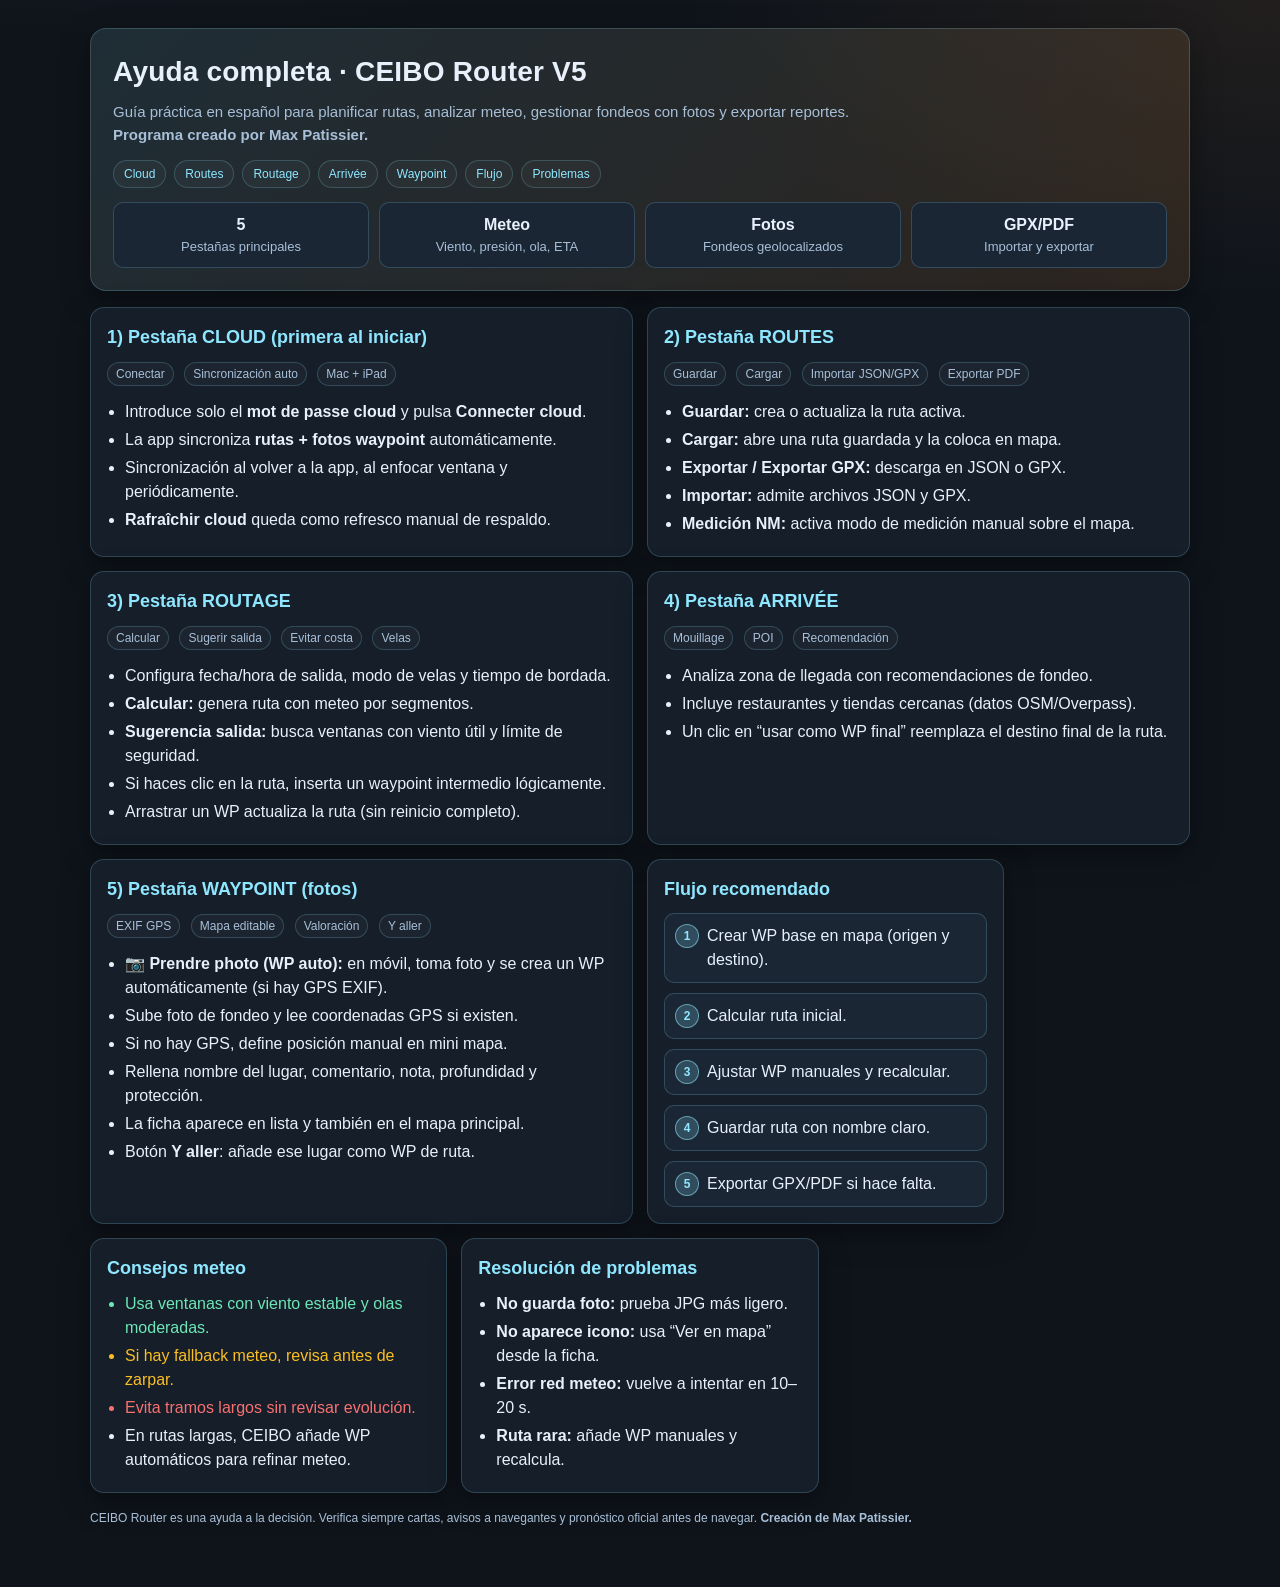
<file: help.html>
<!DOCTYPE html>
<html lang="es">
<head>
  <meta charset="utf-8" />
  <meta name="viewport" content="width=device-width, initial-scale=1" />
  <title>CEIBO Router · Ayuda</title>
  <link rel="icon" type="image/jpeg" href="ceibo-favicon.jpg">
  <style>
    :root {
      --bg: #0f141b;
      --panel: #151e29;
      --panel-soft: #1a2634;
      --text: #e8f1fb;
      --muted: #a8bfd8;
      --accent: #8fe7ff;
      --accent-2: #ff9a3a;
      --ok: #6ee7b7;
      --warn: #fbbf24;
      --danger: #f87171;
      --border: rgba(143, 231, 255, 0.2);
      --shadow: 0 10px 30px rgba(0, 0, 0, 0.35);
    }

    * { box-sizing: border-box; }

    body {
      margin: 0;
      font-family: "Segoe UI", Roboto, Arial, sans-serif;
      color: var(--text);
      background:
        radial-gradient(1200px 600px at 10% -20%, rgba(143, 231, 255, 0.08), transparent 60%),
        radial-gradient(1000px 500px at 100% 0%, rgba(255, 154, 58, 0.08), transparent 60%),
        var(--bg);
      line-height: 1.5;
    }

    .wrap {
      width: min(1100px, 92vw);
      margin: 28px auto 60px;
    }

    .hero {
      background: linear-gradient(135deg, rgba(143, 231, 255, 0.12), rgba(255, 154, 58, 0.12));
      border: 1px solid var(--border);
      border-radius: 16px;
      padding: 22px;
      box-shadow: var(--shadow);
    }

    h1 {
      margin: 0 0 8px;
      font-size: 28px;
      letter-spacing: 0.2px;
    }

    .subtitle {
      margin: 0;
      color: var(--muted);
      font-size: 15px;
    }

    .toc {
      margin-top: 14px;
      display: flex;
      flex-wrap: wrap;
      gap: 8px;
    }

    .toc a {
      text-decoration: none;
      color: var(--accent);
      border: 1px solid var(--border);
      background: rgba(255, 255, 255, 0.03);
      border-radius: 999px;
      padding: 4px 10px;
      font-size: 12px;
    }

    .toc a:hover {
      border-color: rgba(143, 231, 255, 0.55);
      background: rgba(143, 231, 255, 0.08);
    }

    .grid {
      margin-top: 16px;
      display: grid;
      grid-template-columns: repeat(12, 1fr);
      gap: 14px;
    }

    .card {
      grid-column: span 12;
      background: var(--panel);
      border: 1px solid var(--border);
      border-radius: 14px;
      padding: 16px;
      box-shadow: var(--shadow);
    }

    .card.half { grid-column: span 6; }
    .card.third { grid-column: span 4; }

    h2 {
      margin: 0 0 10px;
      font-size: 18px;
      color: var(--accent);
    }

    h3 {
      margin: 14px 0 8px;
      font-size: 15px;
      color: #d7ecff;
    }

    ul {
      margin: 8px 0 0 18px;
      padding: 0;
    }

    li { margin: 4px 0; }

    .kpi {
      display: grid;
      grid-template-columns: repeat(4, minmax(0, 1fr));
      gap: 10px;
      margin-top: 14px;
    }

    .pill {
      background: var(--panel-soft);
      border: 1px solid var(--border);
      border-radius: 10px;
      padding: 10px;
      text-align: center;
      font-size: 13px;
      color: var(--muted);
    }

    .pill strong {
      display: block;
      color: var(--text);
      font-size: 16px;
    }

    .tag {
      display: inline-block;
      border-radius: 999px;
      padding: 2px 8px;
      font-size: 12px;
      border: 1px solid var(--border);
      background: rgba(255, 255, 255, 0.03);
      color: var(--muted);
      margin-right: 6px;
      margin-bottom: 6px;
    }

    .ok { color: var(--ok); }
    .warn { color: var(--warn); }
    .danger { color: var(--danger); }

    .steps {
      counter-reset: s;
      list-style: none;
      margin: 0;
      padding: 0;
      display: grid;
      gap: 10px;
    }

    .steps li {
      counter-increment: s;
      background: var(--panel-soft);
      border: 1px solid var(--border);
      border-radius: 10px;
      padding: 10px 12px 10px 42px;
      position: relative;
      margin: 0;
    }

    .steps li::before {
      content: counter(s);
      position: absolute;
      left: 10px;
      top: 10px;
      width: 22px;
      height: 22px;
      border-radius: 999px;
      background: rgba(143, 231, 255, 0.2);
      border: 1px solid rgba(143, 231, 255, 0.55);
      display: grid;
      place-items: center;
      font-size: 12px;
      color: var(--accent);
      font-weight: 700;
    }

    .footer-note {
      margin-top: 16px;
      color: var(--muted);
      font-size: 12px;
    }

    @media (max-width: 980px) {
      .card.half, .card.third { grid-column: span 12; }
      .kpi { grid-template-columns: repeat(2, minmax(0, 1fr)); }
    }
  </style>
</head>
<body>
  <main class="wrap">
    <section class="hero">
      <h1>Ayuda completa · CEIBO Router V5</h1>
      <p class="subtitle">Guía práctica en español para planificar rutas, analizar meteo, gestionar fondeos con fotos y exportar reportes.</p>
      <p class="subtitle"><strong>Programa creado por Max Patissier.</strong></p>
      <nav class="toc" aria-label="Índice rápido">
        <a href="#cloud">Cloud</a>
        <a href="#routes">Routes</a>
        <a href="#routage">Routage</a>
        <a href="#arrivee">Arrivée</a>
        <a href="#waypoint">Waypoint</a>
        <a href="#flujo">Flujo</a>
        <a href="#problemas">Problemas</a>
      </nav>
      <div class="kpi">
        <div class="pill"><strong>5</strong>Pestañas principales</div>
        <div class="pill"><strong>Meteo</strong>Viento, presión, ola, ETA</div>
        <div class="pill"><strong>Fotos</strong>Fondeos geolocalizados</div>
        <div class="pill"><strong>GPX/PDF</strong>Importar y exportar</div>
      </div>
    </section>

    <section class="grid">
      <article class="card half" id="cloud">
        <h2>1) Pestaña CLOUD (primera al iniciar)</h2>
        <span class="tag">Conectar</span>
        <span class="tag">Sincronización auto</span>
        <span class="tag">Mac + iPad</span>
        <ul>
          <li>Introduce solo el <strong>mot de passe cloud</strong> y pulsa <strong>Connecter cloud</strong>.</li>
          <li>La app sincroniza <strong>rutas + fotos waypoint</strong> automáticamente.</li>
          <li>Sincronización al volver a la app, al enfocar ventana y periódicamente.</li>
          <li><strong>Rafraîchir cloud</strong> queda como refresco manual de respaldo.</li>
        </ul>
      </article>

      <article class="card half" id="routes">
        <h2>2) Pestaña ROUTES</h2>
        <span class="tag">Guardar</span>
        <span class="tag">Cargar</span>
        <span class="tag">Importar JSON/GPX</span>
        <span class="tag">Exportar PDF</span>
        <ul>
          <li><strong>Guardar:</strong> crea o actualiza la ruta activa.</li>
          <li><strong>Cargar:</strong> abre una ruta guardada y la coloca en mapa.</li>
          <li><strong>Exportar / Exportar GPX:</strong> descarga en JSON o GPX.</li>
          <li><strong>Importar:</strong> admite archivos JSON y GPX.</li>
          <li><strong>Medición NM:</strong> activa modo de medición manual sobre el mapa.</li>
        </ul>
      </article>

      <article class="card half" id="routage">
        <h2>3) Pestaña ROUTAGE</h2>
        <span class="tag">Calcular</span>
        <span class="tag">Sugerir salida</span>
        <span class="tag">Evitar costa</span>
        <span class="tag">Velas</span>
        <ul>
          <li>Configura fecha/hora de salida, modo de velas y tiempo de bordada.</li>
          <li><strong>Calcular:</strong> genera ruta con meteo por segmentos.</li>
          <li><strong>Sugerencia salida:</strong> busca ventanas con viento útil y límite de seguridad.</li>
          <li>Si haces clic en la ruta, inserta un waypoint intermedio lógicamente.</li>
          <li>Arrastrar un WP actualiza la ruta (sin reinicio completo).</li>
        </ul>
      </article>

      <article class="card half" id="arrivee">
        <h2>4) Pestaña ARRIVÉE</h2>
        <span class="tag">Mouillage</span>
        <span class="tag">POI</span>
        <span class="tag">Recomendación</span>
        <ul>
          <li>Analiza zona de llegada con recomendaciones de fondeo.</li>
          <li>Incluye restaurantes y tiendas cercanas (datos OSM/Overpass).</li>
          <li>Un clic en “usar como WP final” reemplaza el destino final de la ruta.</li>
        </ul>
      </article>

      <article class="card half" id="waypoint">
        <h2>5) Pestaña WAYPOINT (fotos)</h2>
        <span class="tag">EXIF GPS</span>
        <span class="tag">Mapa editable</span>
        <span class="tag">Valoración</span>
        <span class="tag">Y aller</span>
        <ul>
          <li><strong>📷 Prendre photo (WP auto):</strong> en móvil, toma foto y se crea un WP automáticamente (si hay GPS EXIF).</li>
          <li>Sube foto de fondeo y lee coordenadas GPS si existen.</li>
          <li>Si no hay GPS, define posición manual en mini mapa.</li>
          <li>Rellena nombre del lugar, comentario, nota, profundidad y protección.</li>
          <li>La ficha aparece en lista y también en el mapa principal.</li>
          <li>Botón <strong>Y aller</strong>: añade ese lugar como WP de ruta.</li>
        </ul>
      </article>

      <article class="card third" id="flujo">
        <h2>Flujo recomendado</h2>
        <ol class="steps">
          <li>Crear WP base en mapa (origen y destino).</li>
          <li>Calcular ruta inicial.</li>
          <li>Ajustar WP manuales y recalcular.</li>
          <li>Guardar ruta con nombre claro.</li>
          <li>Exportar GPX/PDF si hace falta.</li>
        </ol>
      </article>

      <article class="card third">
        <h2>Consejos meteo</h2>
        <ul>
          <li class="ok">Usa ventanas con viento estable y olas moderadas.</li>
          <li class="warn">Si hay fallback meteo, revisa antes de zarpar.</li>
          <li class="danger">Evita tramos largos sin revisar evolución.</li>
          <li>En rutas largas, CEIBO añade WP automáticos para refinar meteo.</li>
        </ul>
      </article>

      <article class="card third" id="problemas">
        <h2>Resolución de problemas</h2>
        <ul>
          <li><strong>No guarda foto:</strong> prueba JPG más ligero.</li>
          <li><strong>No aparece icono:</strong> usa “Ver en mapa” desde la ficha.</li>
          <li><strong>Error red meteo:</strong> vuelve a intentar en 10–20 s.</li>
          <li><strong>Ruta rara:</strong> añade WP manuales y recalcula.</li>
        </ul>
      </article>
    </section>

    <p class="footer-note">
      CEIBO Router es una ayuda a la decisión. Verifica siempre cartas, avisos a navegantes y pronóstico oficial antes de navegar. <strong>Creación de Max Patissier.</strong>
    </p>
  </main>
</body>
</html>
</file>
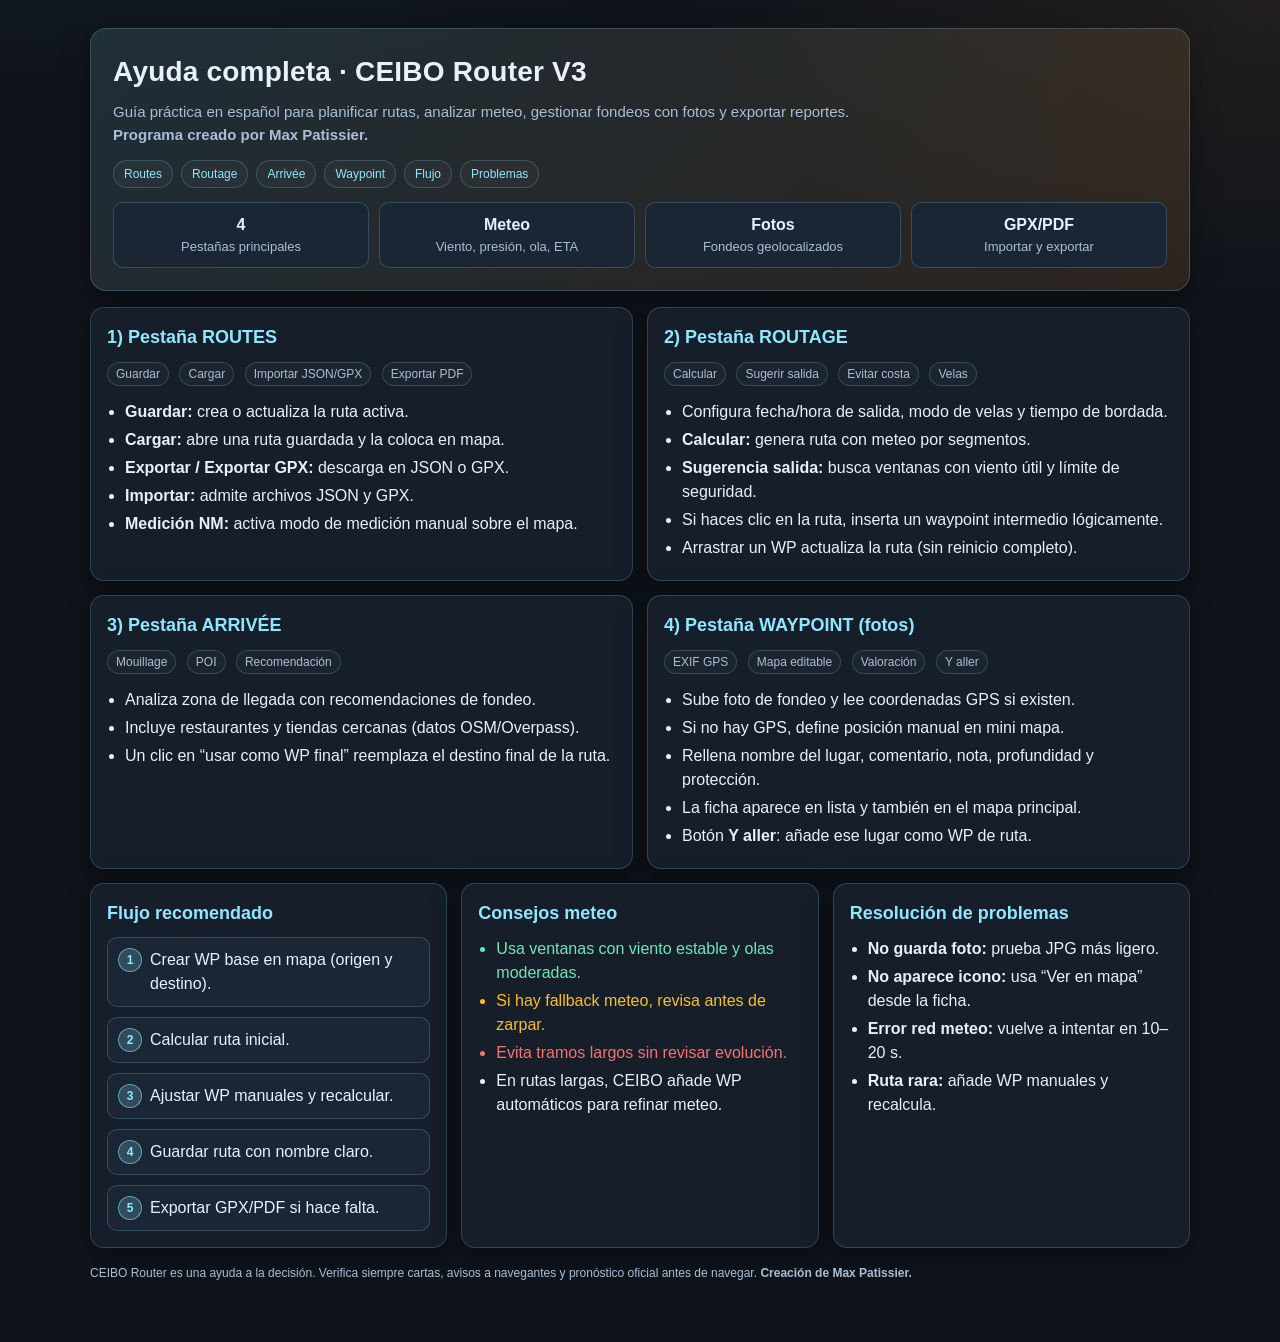
<file: BK5 sauvegarde-2026-03-04-181629/help.html>
<!DOCTYPE html>
<html lang="es">
<head>
  <meta charset="utf-8" />
  <meta name="viewport" content="width=device-width, initial-scale=1" />
  <title>CEIBO Router · Ayuda</title>
  <link rel="icon" type="image/jpeg" href="ceibo-favicon.jpg">
  <style>
    :root {
      --bg: #0f141b;
      --panel: #151e29;
      --panel-soft: #1a2634;
      --text: #e8f1fb;
      --muted: #a8bfd8;
      --accent: #8fe7ff;
      --accent-2: #ff9a3a;
      --ok: #6ee7b7;
      --warn: #fbbf24;
      --danger: #f87171;
      --border: rgba(143, 231, 255, 0.2);
      --shadow: 0 10px 30px rgba(0, 0, 0, 0.35);
    }

    * { box-sizing: border-box; }

    body {
      margin: 0;
      font-family: "Segoe UI", Roboto, Arial, sans-serif;
      color: var(--text);
      background:
        radial-gradient(1200px 600px at 10% -20%, rgba(143, 231, 255, 0.08), transparent 60%),
        radial-gradient(1000px 500px at 100% 0%, rgba(255, 154, 58, 0.08), transparent 60%),
        var(--bg);
      line-height: 1.5;
    }

    .wrap {
      width: min(1100px, 92vw);
      margin: 28px auto 60px;
    }

    .hero {
      background: linear-gradient(135deg, rgba(143, 231, 255, 0.12), rgba(255, 154, 58, 0.12));
      border: 1px solid var(--border);
      border-radius: 16px;
      padding: 22px;
      box-shadow: var(--shadow);
    }

    h1 {
      margin: 0 0 8px;
      font-size: 28px;
      letter-spacing: 0.2px;
    }

    .subtitle {
      margin: 0;
      color: var(--muted);
      font-size: 15px;
    }

    .toc {
      margin-top: 14px;
      display: flex;
      flex-wrap: wrap;
      gap: 8px;
    }

    .toc a {
      text-decoration: none;
      color: var(--accent);
      border: 1px solid var(--border);
      background: rgba(255, 255, 255, 0.03);
      border-radius: 999px;
      padding: 4px 10px;
      font-size: 12px;
    }

    .toc a:hover {
      border-color: rgba(143, 231, 255, 0.55);
      background: rgba(143, 231, 255, 0.08);
    }

    .grid {
      margin-top: 16px;
      display: grid;
      grid-template-columns: repeat(12, 1fr);
      gap: 14px;
    }

    .card {
      grid-column: span 12;
      background: var(--panel);
      border: 1px solid var(--border);
      border-radius: 14px;
      padding: 16px;
      box-shadow: var(--shadow);
    }

    .card.half { grid-column: span 6; }
    .card.third { grid-column: span 4; }

    h2 {
      margin: 0 0 10px;
      font-size: 18px;
      color: var(--accent);
    }

    h3 {
      margin: 14px 0 8px;
      font-size: 15px;
      color: #d7ecff;
    }

    ul {
      margin: 8px 0 0 18px;
      padding: 0;
    }

    li { margin: 4px 0; }

    .kpi {
      display: grid;
      grid-template-columns: repeat(4, minmax(0, 1fr));
      gap: 10px;
      margin-top: 14px;
    }

    .pill {
      background: var(--panel-soft);
      border: 1px solid var(--border);
      border-radius: 10px;
      padding: 10px;
      text-align: center;
      font-size: 13px;
      color: var(--muted);
    }

    .pill strong {
      display: block;
      color: var(--text);
      font-size: 16px;
    }

    .tag {
      display: inline-block;
      border-radius: 999px;
      padding: 2px 8px;
      font-size: 12px;
      border: 1px solid var(--border);
      background: rgba(255, 255, 255, 0.03);
      color: var(--muted);
      margin-right: 6px;
      margin-bottom: 6px;
    }

    .ok { color: var(--ok); }
    .warn { color: var(--warn); }
    .danger { color: var(--danger); }

    .steps {
      counter-reset: s;
      list-style: none;
      margin: 0;
      padding: 0;
      display: grid;
      gap: 10px;
    }

    .steps li {
      counter-increment: s;
      background: var(--panel-soft);
      border: 1px solid var(--border);
      border-radius: 10px;
      padding: 10px 12px 10px 42px;
      position: relative;
      margin: 0;
    }

    .steps li::before {
      content: counter(s);
      position: absolute;
      left: 10px;
      top: 10px;
      width: 22px;
      height: 22px;
      border-radius: 999px;
      background: rgba(143, 231, 255, 0.2);
      border: 1px solid rgba(143, 231, 255, 0.55);
      display: grid;
      place-items: center;
      font-size: 12px;
      color: var(--accent);
      font-weight: 700;
    }

    .footer-note {
      margin-top: 16px;
      color: var(--muted);
      font-size: 12px;
    }

    @media (max-width: 980px) {
      .card.half, .card.third { grid-column: span 12; }
      .kpi { grid-template-columns: repeat(2, minmax(0, 1fr)); }
    }
  </style>
</head>
<body>
  <main class="wrap">
    <section class="hero">
      <h1>Ayuda completa · CEIBO Router V3</h1>
      <p class="subtitle">Guía práctica en español para planificar rutas, analizar meteo, gestionar fondeos con fotos y exportar reportes.</p>
      <p class="subtitle"><strong>Programa creado por Max Patissier.</strong></p>
      <nav class="toc" aria-label="Índice rápido">
        <a href="#routes">Routes</a>
        <a href="#routage">Routage</a>
        <a href="#arrivee">Arrivée</a>
        <a href="#waypoint">Waypoint</a>
        <a href="#flujo">Flujo</a>
        <a href="#problemas">Problemas</a>
      </nav>
      <div class="kpi">
        <div class="pill"><strong>4</strong>Pestañas principales</div>
        <div class="pill"><strong>Meteo</strong>Viento, presión, ola, ETA</div>
        <div class="pill"><strong>Fotos</strong>Fondeos geolocalizados</div>
        <div class="pill"><strong>GPX/PDF</strong>Importar y exportar</div>
      </div>
    </section>

    <section class="grid">
      <article class="card half" id="routes">
        <h2>1) Pestaña ROUTES</h2>
        <span class="tag">Guardar</span>
        <span class="tag">Cargar</span>
        <span class="tag">Importar JSON/GPX</span>
        <span class="tag">Exportar PDF</span>
        <ul>
          <li><strong>Guardar:</strong> crea o actualiza la ruta activa.</li>
          <li><strong>Cargar:</strong> abre una ruta guardada y la coloca en mapa.</li>
          <li><strong>Exportar / Exportar GPX:</strong> descarga en JSON o GPX.</li>
          <li><strong>Importar:</strong> admite archivos JSON y GPX.</li>
          <li><strong>Medición NM:</strong> activa modo de medición manual sobre el mapa.</li>
        </ul>
      </article>

      <article class="card half" id="routage">
        <h2>2) Pestaña ROUTAGE</h2>
        <span class="tag">Calcular</span>
        <span class="tag">Sugerir salida</span>
        <span class="tag">Evitar costa</span>
        <span class="tag">Velas</span>
        <ul>
          <li>Configura fecha/hora de salida, modo de velas y tiempo de bordada.</li>
          <li><strong>Calcular:</strong> genera ruta con meteo por segmentos.</li>
          <li><strong>Sugerencia salida:</strong> busca ventanas con viento útil y límite de seguridad.</li>
          <li>Si haces clic en la ruta, inserta un waypoint intermedio lógicamente.</li>
          <li>Arrastrar un WP actualiza la ruta (sin reinicio completo).</li>
        </ul>
      </article>

      <article class="card half" id="arrivee">
        <h2>3) Pestaña ARRIVÉE</h2>
        <span class="tag">Mouillage</span>
        <span class="tag">POI</span>
        <span class="tag">Recomendación</span>
        <ul>
          <li>Analiza zona de llegada con recomendaciones de fondeo.</li>
          <li>Incluye restaurantes y tiendas cercanas (datos OSM/Overpass).</li>
          <li>Un clic en “usar como WP final” reemplaza el destino final de la ruta.</li>
        </ul>
      </article>

      <article class="card half" id="waypoint">
        <h2>4) Pestaña WAYPOINT (fotos)</h2>
        <span class="tag">EXIF GPS</span>
        <span class="tag">Mapa editable</span>
        <span class="tag">Valoración</span>
        <span class="tag">Y aller</span>
        <ul>
          <li>Sube foto de fondeo y lee coordenadas GPS si existen.</li>
          <li>Si no hay GPS, define posición manual en mini mapa.</li>
          <li>Rellena nombre del lugar, comentario, nota, profundidad y protección.</li>
          <li>La ficha aparece en lista y también en el mapa principal.</li>
          <li>Botón <strong>Y aller</strong>: añade ese lugar como WP de ruta.</li>
        </ul>
      </article>

      <article class="card third" id="flujo">
        <h2>Flujo recomendado</h2>
        <ol class="steps">
          <li>Crear WP base en mapa (origen y destino).</li>
          <li>Calcular ruta inicial.</li>
          <li>Ajustar WP manuales y recalcular.</li>
          <li>Guardar ruta con nombre claro.</li>
          <li>Exportar GPX/PDF si hace falta.</li>
        </ol>
      </article>

      <article class="card third">
        <h2>Consejos meteo</h2>
        <ul>
          <li class="ok">Usa ventanas con viento estable y olas moderadas.</li>
          <li class="warn">Si hay fallback meteo, revisa antes de zarpar.</li>
          <li class="danger">Evita tramos largos sin revisar evolución.</li>
          <li>En rutas largas, CEIBO añade WP automáticos para refinar meteo.</li>
        </ul>
      </article>

      <article class="card third" id="problemas">
        <h2>Resolución de problemas</h2>
        <ul>
          <li><strong>No guarda foto:</strong> prueba JPG más ligero.</li>
          <li><strong>No aparece icono:</strong> usa “Ver en mapa” desde la ficha.</li>
          <li><strong>Error red meteo:</strong> vuelve a intentar en 10–20 s.</li>
          <li><strong>Ruta rara:</strong> añade WP manuales y recalcula.</li>
        </ul>
      </article>
    </section>

    <p class="footer-note">
      CEIBO Router es una ayuda a la decisión. Verifica siempre cartas, avisos a navegantes y pronóstico oficial antes de navegar. <strong>Creación de Max Patissier.</strong>
    </p>
  </main>
</body>
</html>
</file>
